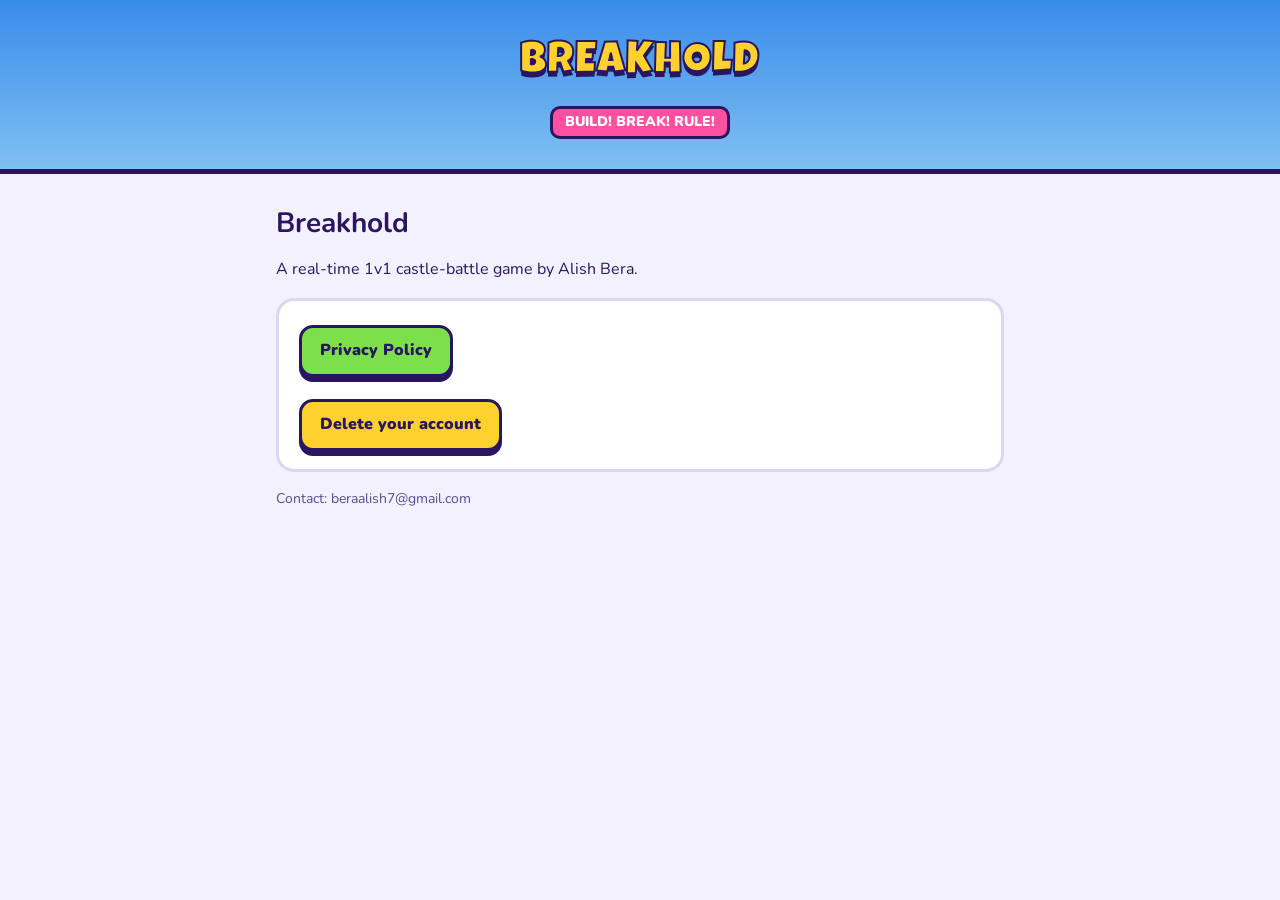
<file: public/index.html>
<!doctype html>
<html lang="en">
<head>
<meta charset="utf-8">
<meta name="viewport" content="width=device-width, initial-scale=1">
<title>Breakhold</title>
<link href="https://fonts.googleapis.com/css2?family=Luckiest+Guy&family=Nunito:wght@400;700;900&display=swap" rel="stylesheet">
<link rel="stylesheet" href="style.css">
</head>
<body>
<header>
  <p class="logo">BREAKHOLD</p>
  <span class="tag">BUILD! BREAK! RULE!</span>
</header>
<main>
  <h1>Breakhold</h1>
  <p>A real-time 1v1 castle-battle game by Alish Bera.</p>
  <div class="card">
    <p style="margin-top:0"><a class="btn" href="privacy.html">Privacy Policy</a></p>
    <p style="margin-bottom:0"><a class="btn" href="delete-account.html" style="background:#FFD12E">Delete your account</a></p>
  </div>
  <p class="muted">Contact: beraalish7@gmail.com</p>
</main>
</body>
</html>
</file>
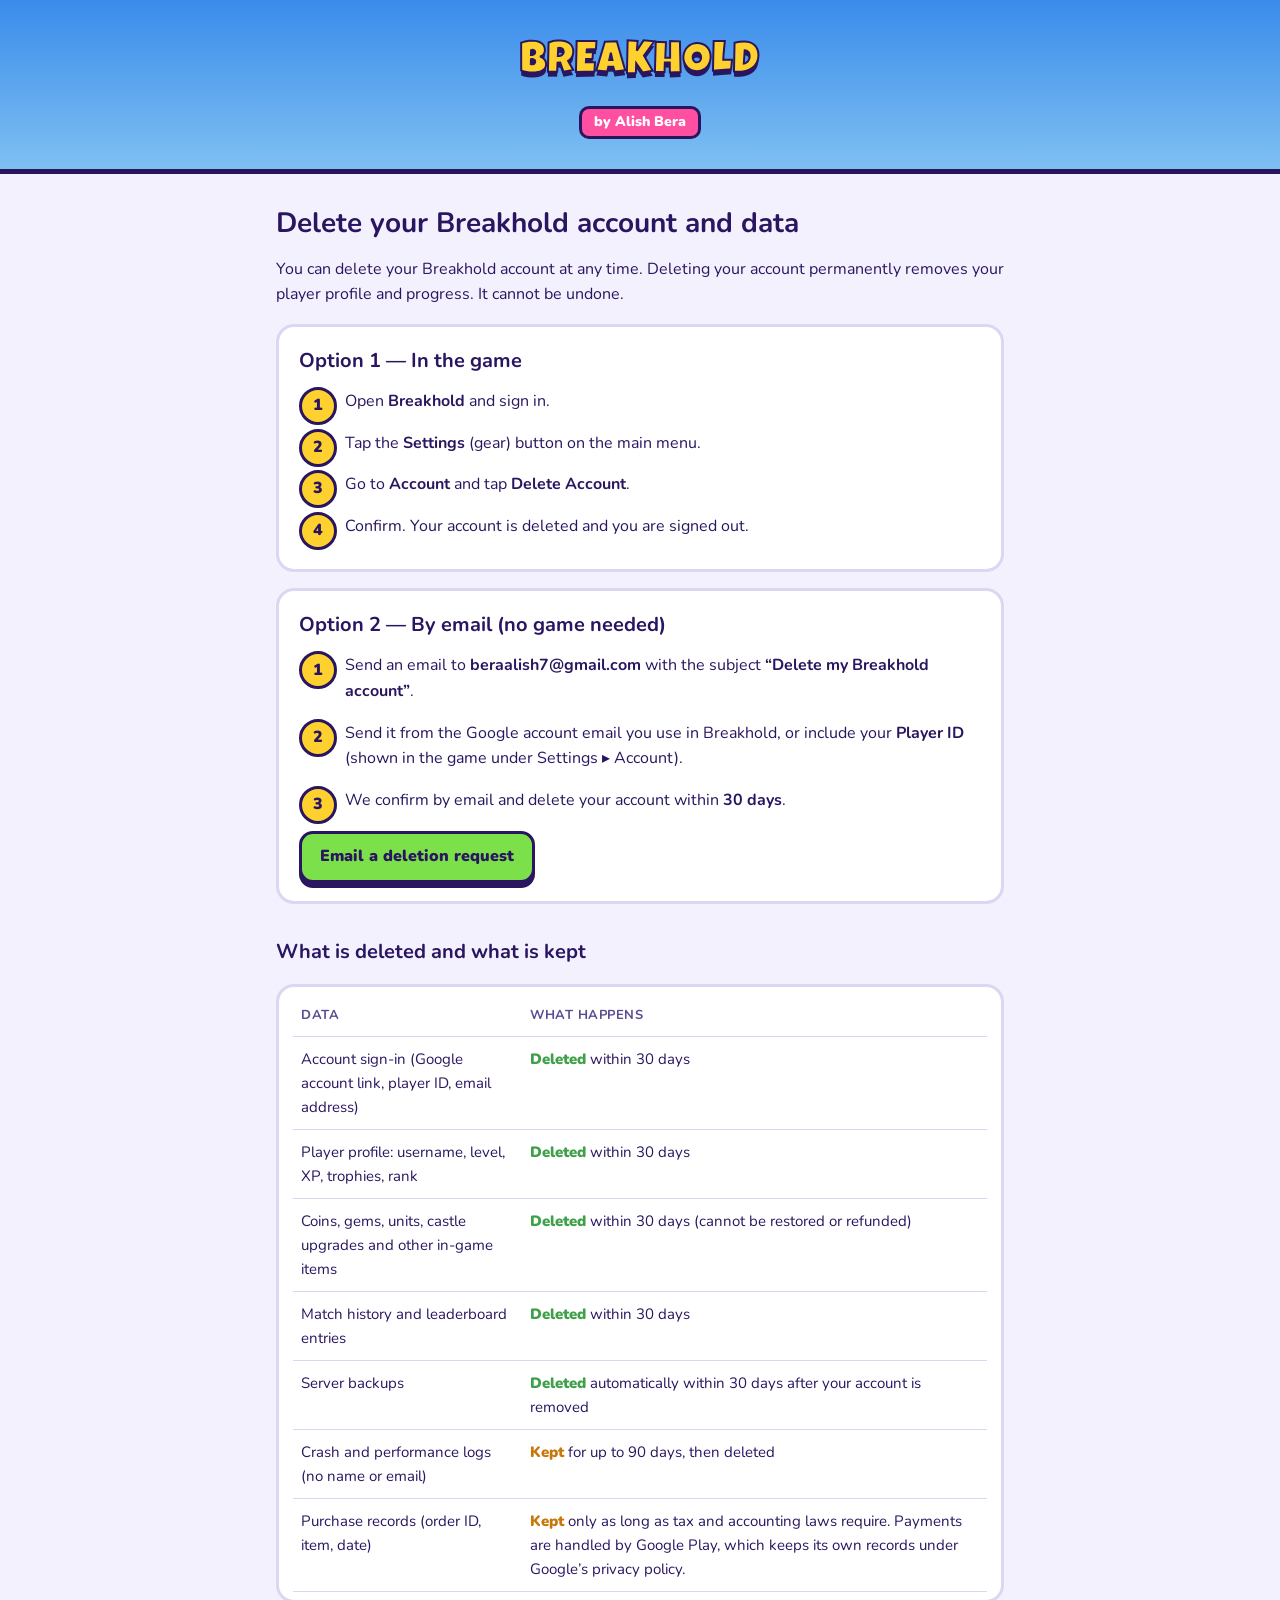
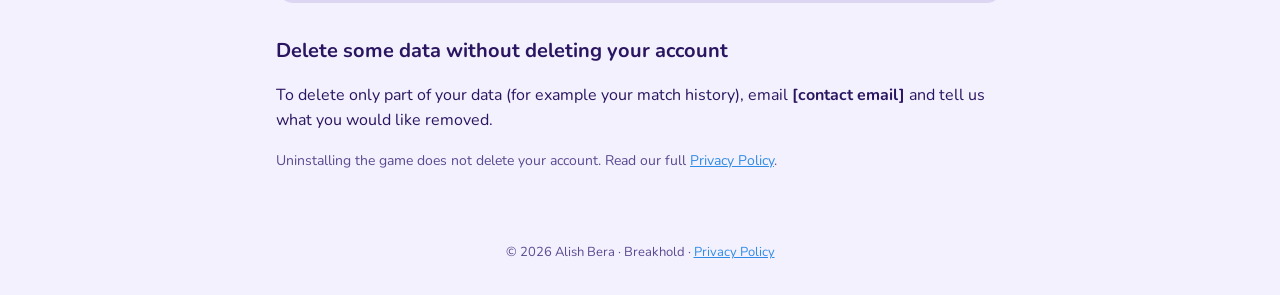
<file: public/delete-account.html>
<!doctype html>
<html lang="en">
<head>
<meta charset="utf-8">
<meta name="viewport" content="width=device-width, initial-scale=1">
<title>Delete your Breakhold account</title>
<meta name="description" content="How to delete your Breakhold account and data, by [Developer Name].">
<link href="https://fonts.googleapis.com/css2?family=Luckiest+Guy&family=Nunito:wght@400;700;900&display=swap" rel="stylesheet">
<link rel="stylesheet" href="style.css">
</head>
<body>
<header>
  <p class="logo">BREAKHOLD</p>
  <span class="tag">by Alish Bera</span>
</header>
<main>
  <h1>Delete your Breakhold account and data</h1>
  <p>You can delete your Breakhold account at any time. Deleting your account permanently removes your player profile and progress. It cannot be undone.</p>

  <div class="card">
    <h2 style="margin-top:0">Option 1 — In the game</h2>
    <ol class="steps">
      <li>Open <b>Breakhold</b> and sign in.</li>
      <li>Tap the <b>Settings</b> (gear) button on the main menu.</li>
      <li>Go to <b>Account</b> and tap <b>Delete Account</b>.</li>
      <li>Confirm. Your account is deleted and you are signed out.</li>
    </ol>
  </div>

  <div class="card">
    <h2 style="margin-top:0">Option 2 — By email (no game needed)</h2>
    <ol class="steps">
      <li>Send an email to <b>beraalish7@gmail.com</b> with the subject <b>“Delete my Breakhold account”</b>.</li>
      <li>Send it from the Google account email you use in Breakhold, or include your <b>Player ID</b> (shown in the game under Settings ▸ Account).</li>
      <li>We confirm by email and delete your account within <b>30 days</b>.</li>
    </ol>
    <a class="btn" href="mailto:beraalish7@gmail.com?subject=Delete%20my%20Breakhold%20account&amp;body=Please%20delete%20my%20Breakhold%20account%20and%20data.%0A%0AGoogle%20account%20email%3A%20%0APlayer%20ID%20(optional)%3A%20">Email a deletion request</a>
  </div>

  <h2>What is deleted and what is kept</h2>
  <div class="card" style="padding:8px 14px">
    <table>
      <thead><tr><th>Data</th><th>What happens</th></tr></thead>
      <tbody>
        <tr><td>Account sign-in (Google account link, player ID, email address)</td><td><span class="del">Deleted</span> within 30 days</td></tr>
        <tr><td>Player profile: username, level, XP, trophies, rank</td><td><span class="del">Deleted</span> within 30 days</td></tr>
        <tr><td>Coins, gems, units, castle upgrades and other in-game items</td><td><span class="del">Deleted</span> within 30 days (cannot be restored or refunded)</td></tr>
        <tr><td>Match history and leaderboard entries</td><td><span class="del">Deleted</span> within 30 days</td></tr>
        <tr><td>Server backups</td><td><span class="del">Deleted</span> automatically within 30 days after your account is removed</td></tr>
        <tr><td>Crash and performance logs (no name or email)</td><td><span class="kept">Kept</span> for up to 90 days, then deleted</td></tr>
        <tr><td>Purchase records (order ID, item, date)</td><td><span class="kept">Kept</span> only as long as tax and accounting laws require. Payments are handled by Google Play, which keeps its own records under Google’s privacy policy.</td></tr>
      </tbody>
    </table>
  </div>

  <h2>Delete some data without deleting your account</h2>
  <p>To delete only part of your data (for example your match history), email <b>[contact email]</b> and tell us what you would like removed.</p>

  <p class="muted">Uninstalling the game does not delete your account. Read our full <a href="privacy.html">Privacy Policy</a>.</p>
</main>
<footer>© 2026 Alish Bera · Breakhold · <a href="privacy.html">Privacy Policy</a></footer>
</body>
</html>
</file>
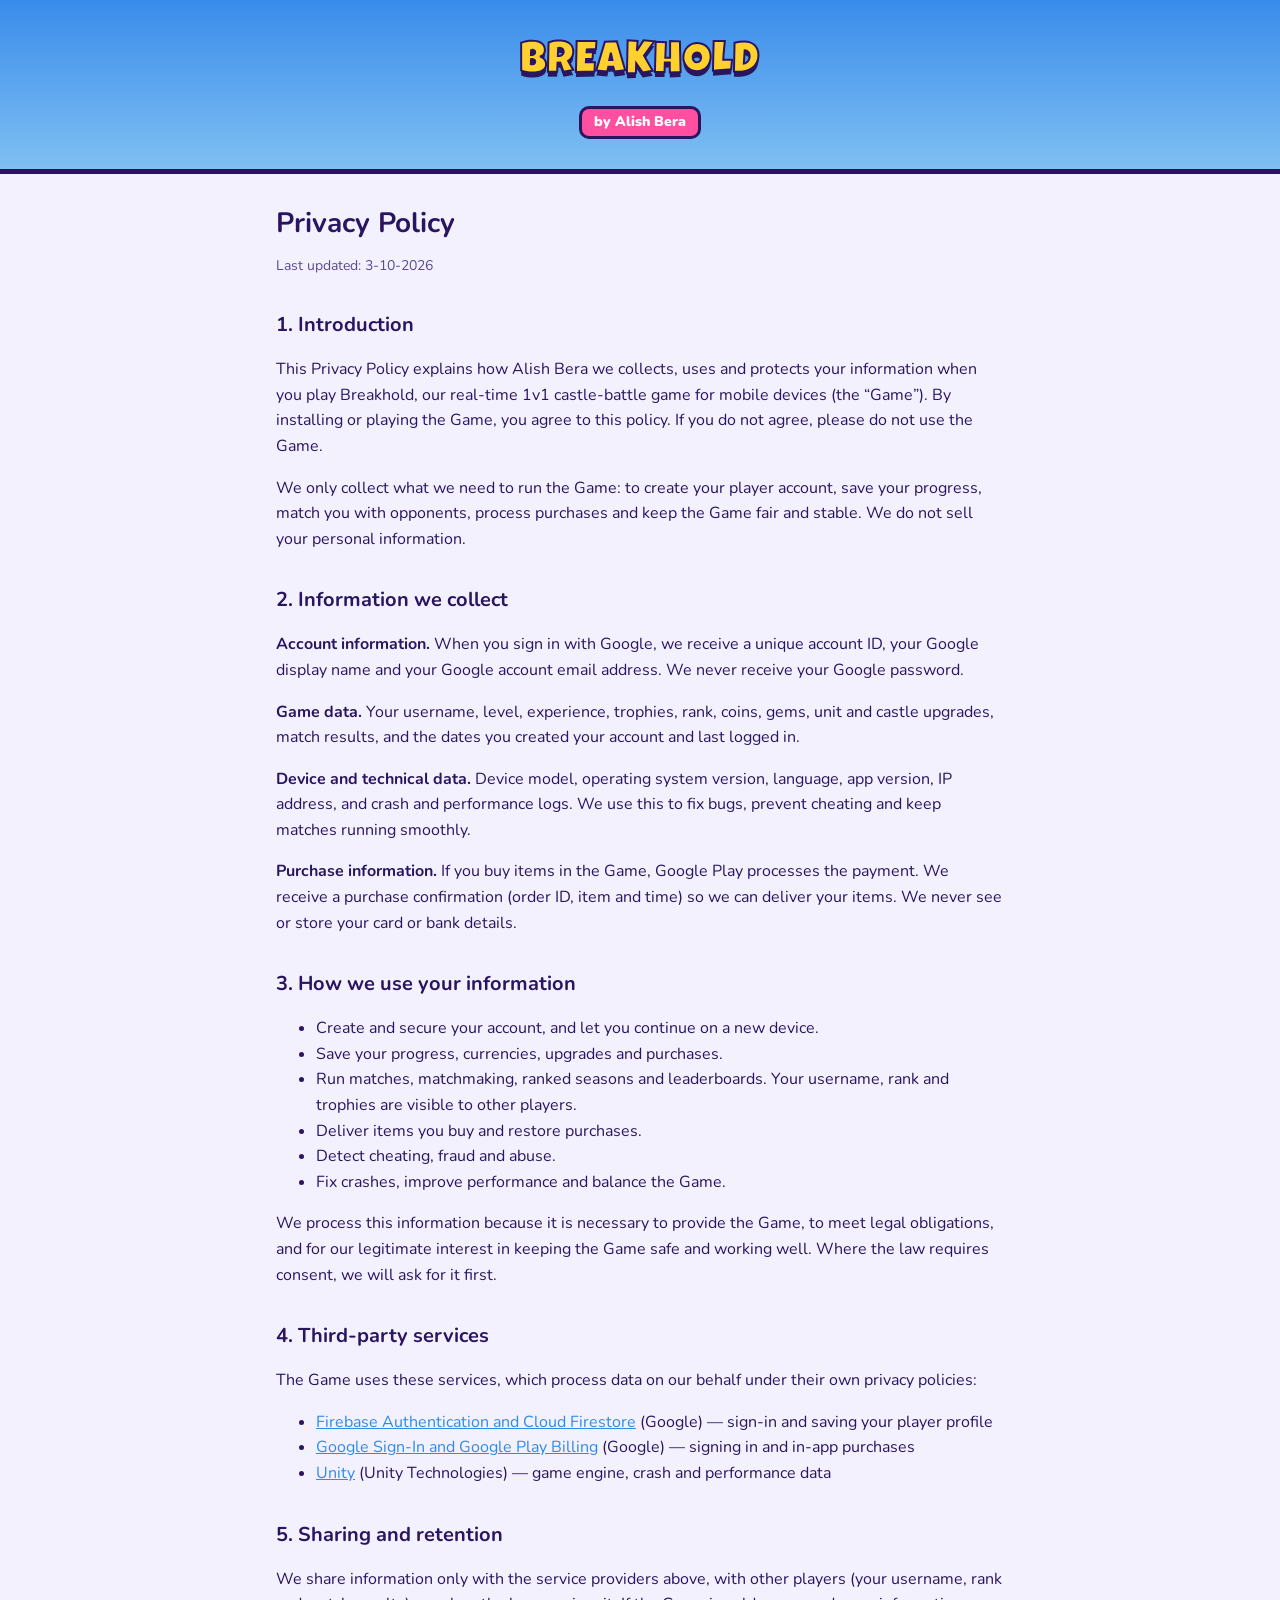
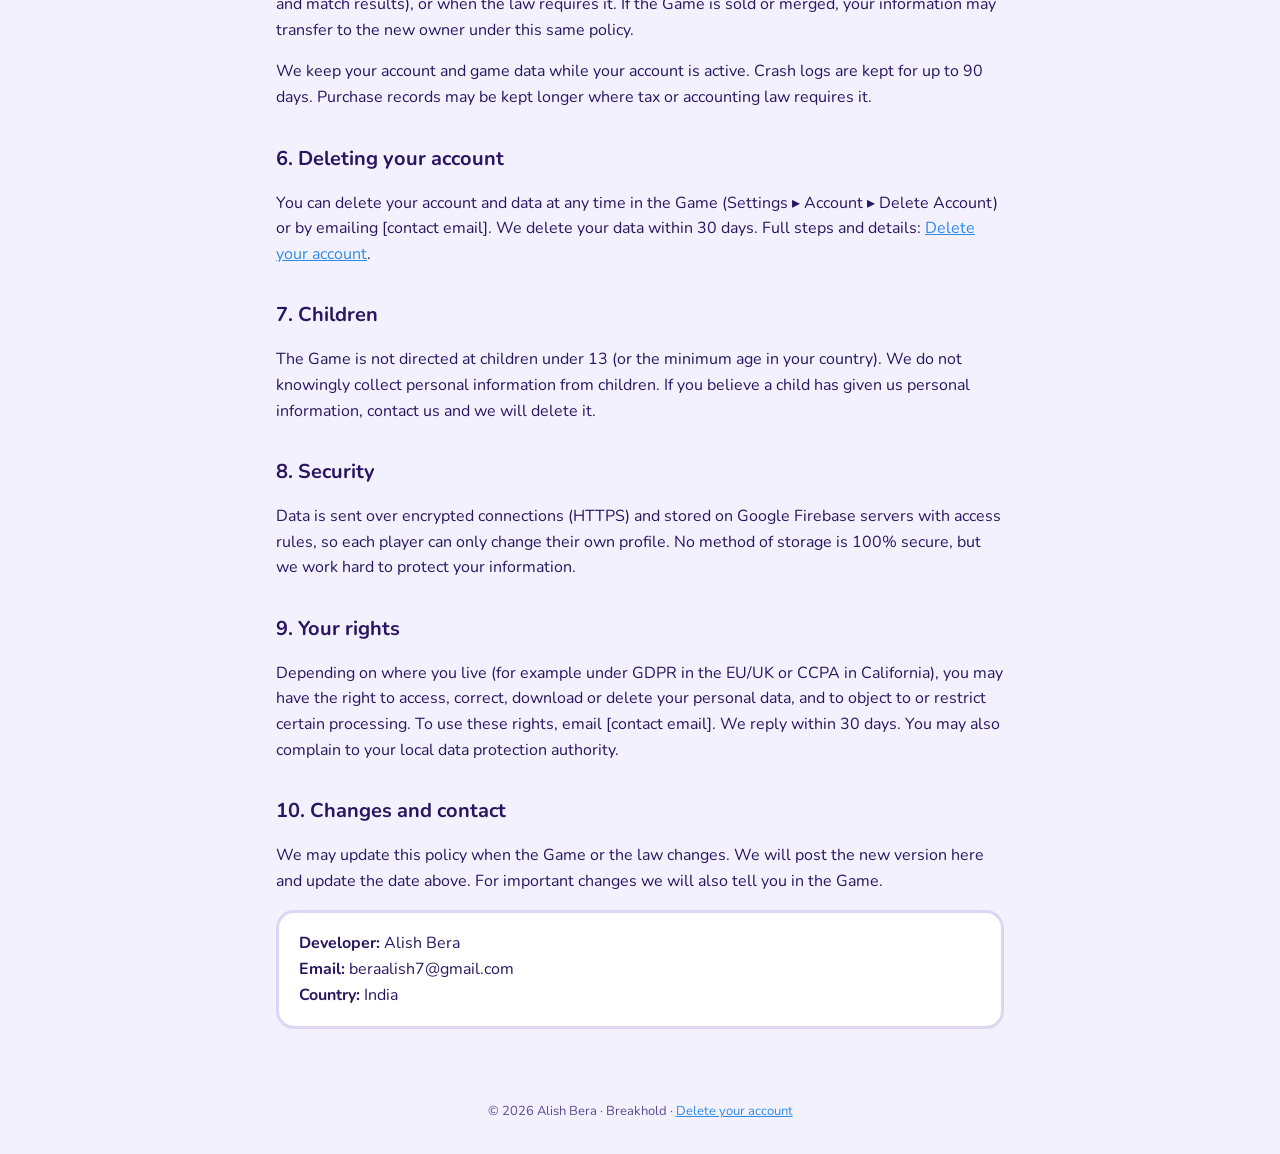
<file: public/privacy.html>
<!doctype html>
<html lang="en">
<head>
<meta charset="utf-8">
<meta name="viewport" content="width=device-width, initial-scale=1">
<title>Breakhold Privacy Policy</title>
<meta name="description" content="Privacy Policy for the Breakhold mobile game by [Developer Name].">
<link href="https://fonts.googleapis.com/css2?family=Luckiest+Guy&family=Nunito:wght@400;700;900&display=swap" rel="stylesheet">
<link rel="stylesheet" href="style.css">
</head>
<body>
<header>
  <p class="logo">BREAKHOLD</p>
  <span class="tag">by Alish Bera</span>
</header>
<main>
  <h1>Privacy Policy</h1>
  <p class="muted">Last updated: 3-10-2026</p>

  <h2>1. Introduction</h2>
  <p>This Privacy Policy explains how Alish Bera we collects, uses and protects your information when you play Breakhold, our real-time 1v1 castle-battle game for mobile devices (the “Game”). By installing or playing the Game, you agree to this policy. If you do not agree, please do not use the Game.</p>
  <p>We only collect what we need to run the Game: to create your player account, save your progress, match you with opponents, process purchases and keep the Game fair and stable. We do not sell your personal information.</p>

  <h2>2. Information we collect</h2>
  <p><b>Account information.</b> When you sign in with Google, we receive a unique account ID, your Google display name and your Google account email address. We never receive your Google password.</p>
  <p><b>Game data.</b> Your username, level, experience, trophies, rank, coins, gems, unit and castle upgrades, match results, and the dates you created your account and last logged in.</p>
  <p><b>Device and technical data.</b> Device model, operating system version, language, app version, IP address, and crash and performance logs. We use this to fix bugs, prevent cheating and keep matches running smoothly.</p>
  <p><b>Purchase information.</b> If you buy items in the Game, Google Play processes the payment. We receive a purchase confirmation (order ID, item and time) so we can deliver your items. We never see or store your card or bank details.</p>

  <h2>3. How we use your information</h2>
  <ul>
    <li>Create and secure your account, and let you continue on a new device.</li>
    <li>Save your progress, currencies, upgrades and purchases.</li>
    <li>Run matches, matchmaking, ranked seasons and leaderboards. Your username, rank and trophies are visible to other players.</li>
    <li>Deliver items you buy and restore purchases.</li>
    <li>Detect cheating, fraud and abuse.</li>
    <li>Fix crashes, improve performance and balance the Game.</li>
  </ul>
  <p>We process this information because it is necessary to provide the Game, to meet legal obligations, and for our legitimate interest in keeping the Game safe and working well. Where the law requires consent, we will ask for it first.</p>

  <h2>4. Third-party services</h2>
  <p>The Game uses these services, which process data on our behalf under their own privacy policies:</p>
  <ul>
    <li><a href="https://firebase.google.com/support/privacy">Firebase Authentication and Cloud Firestore</a> (Google) — sign-in and saving your player profile</li>
    <li><a href="https://policies.google.com/privacy">Google Sign-In and Google Play Billing</a> (Google) — signing in and in-app purchases</li>
    <li><a href="https://unity.com/legal/privacy-policy">Unity</a> (Unity Technologies) — game engine, crash and performance data</li>
  </ul>

  <h2>5. Sharing and retention</h2>
  <p>We share information only with the service providers above, with other players (your username, rank and match results), or when the law requires it. If the Game is sold or merged, your information may transfer to the new owner under this same policy.</p>
  <p>We keep your account and game data while your account is active. Crash logs are kept for up to 90 days. Purchase records may be kept longer where tax or accounting law requires it.</p>

  <h2>6. Deleting your account</h2>
  <p>You can delete your account and data at any time in the Game (Settings ▸ Account ▸ Delete Account) or by emailing [contact email]. We delete your data within 30 days. Full steps and details: <a href="delete-account.html">Delete your account</a>.</p>

  <h2>7. Children</h2>
  <p>The Game is not directed at children under 13 (or the minimum age in your country). We do not knowingly collect personal information from children. If you believe a child has given us personal information, contact us and we will delete it.</p>

  <h2>8. Security</h2>
  <p>Data is sent over encrypted connections (HTTPS) and stored on Google Firebase servers with access rules, so each player can only change their own profile. No method of storage is 100% secure, but we work hard to protect your information.</p>

  <h2>9. Your rights</h2>
  <p>Depending on where you live (for example under GDPR in the EU/UK or CCPA in California), you may have the right to access, correct, download or delete your personal data, and to object to or restrict certain processing. To use these rights, email [contact email]. We reply within 30 days. You may also complain to your local data protection authority.</p>

  <h2>10. Changes and contact</h2>
  <p>We may update this policy when the Game or the law changes. We will post the new version here and update the date above. For important changes we will also tell you in the Game.</p>
  <div class="card">
    <b>Developer:</b> Alish Bera<br>
    <b>Email:</b> beraalish7@gmail.com<br>
    <b>Country:</b> India
  </div>
</main>
<footer>© 2026 Alish Bera · Breakhold · <a href="delete-account.html">Delete your account</a></footer>
</body>
</html>
</file>
<file: public/style.css>
:root{--ink:#2A1660;--bg:#F4F1FF;--card:#FFFFFF;--text:#2A1660;--muted:#5A4A90;--line:#DCD6F2;--accent:#FF4FA0;--gold:#FFD12E;--ok:#3FA04A;--keep:#C8780A}
@media (prefers-color-scheme: dark){:root{--bg:#160C36;--card:#22154A;--text:#F2EEFF;--muted:#B8B0DC;--line:#3A2C70;--ink:#0C0620}}
*{box-sizing:border-box}
body{margin:0;background:var(--bg);color:var(--text);font:16px/1.6 Nunito,system-ui,-apple-system,Segoe UI,Roboto,sans-serif}
header{background:linear-gradient(180deg,#3A8CEB,#7FC0F2);border-bottom:5px solid #2A1660;padding:28px 16px 30px;text-align:center}
.logo{font-family:'Luckiest Guy',Impact,sans-serif;font-size:44px;letter-spacing:1px;color:#FFD12E;-webkit-text-stroke:2px #2A1660;text-shadow:0 5px 0 #2A1660;margin:0}
.tag{display:inline-block;margin-top:8px;background:#FF4FA0;color:#fff;border:3px solid #2A1660;border-radius:10px;padding:2px 12px;font-weight:900;font-size:14px}
main{max-width:760px;margin:0 auto;padding:24px 16px 56px}
h1{font-size:28px;line-height:1.25;margin:8px 0 6px}
h2{font-size:20px;margin:32px 0 8px}
p,li{color:var(--text)}
.muted{color:var(--muted);font-size:14px}
.card{background:var(--card);border:3px solid var(--line);border-radius:18px;padding:18px 20px;margin:16px 0}
.steps{counter-reset:s;list-style:none;padding:0;margin:0}
.steps li{counter-increment:s;position:relative;padding:4px 0 12px 46px}
.steps li::before{content:counter(s);position:absolute;left:0;top:2px;width:32px;height:32px;border-radius:50%;background:var(--gold);color:#2A1660;border:3px solid #2A1660;font-weight:900;display:flex;align-items:center;justify-content:center}
.btn{display:inline-block;background:#7CE04A;color:#2A1660;font-weight:900;text-decoration:none;border:3px solid #2A1660;border-radius:14px;padding:10px 18px;box-shadow:0 5px 0 #2A1660;margin-top:6px}
.btn:active{transform:translateY(3px);box-shadow:0 2px 0 #2A1660}
table{width:100%;border-collapse:collapse;font-size:15px}
th,td{text-align:left;padding:10px 8px;border-bottom:1px solid var(--line);vertical-align:top}
th{font-size:13px;text-transform:uppercase;letter-spacing:.5px;color:var(--muted)}
.del{color:var(--ok);font-weight:900}.kept{color:var(--keep);font-weight:900}
a{color:#2E8BE6}
footer{text-align:center;color:var(--muted);font-size:13px;padding:0 16px 32px}
code{background:var(--line);border-radius:6px;padding:1px 6px}
@media (max-width:480px){.logo{font-size:36px}h1{font-size:24px}th,td{padding:8px 4px;font-size:14px}}
</file>
